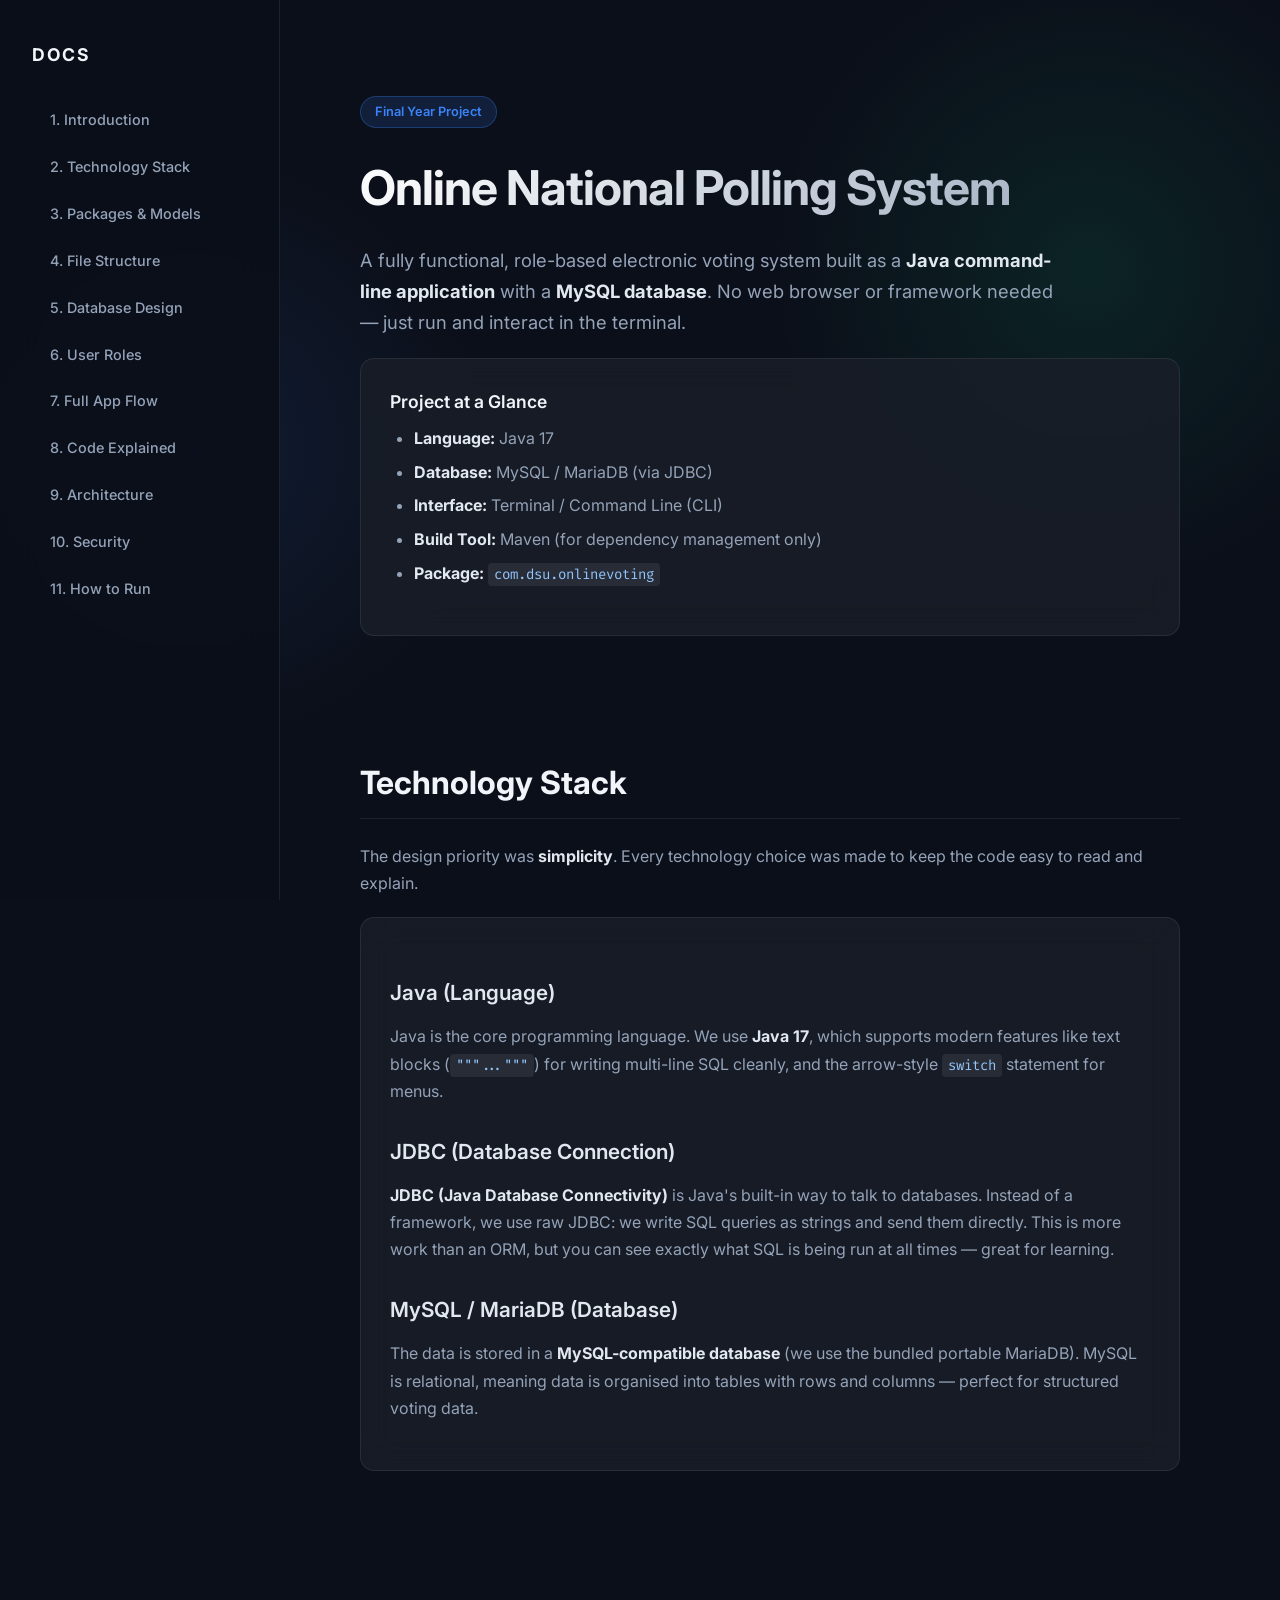
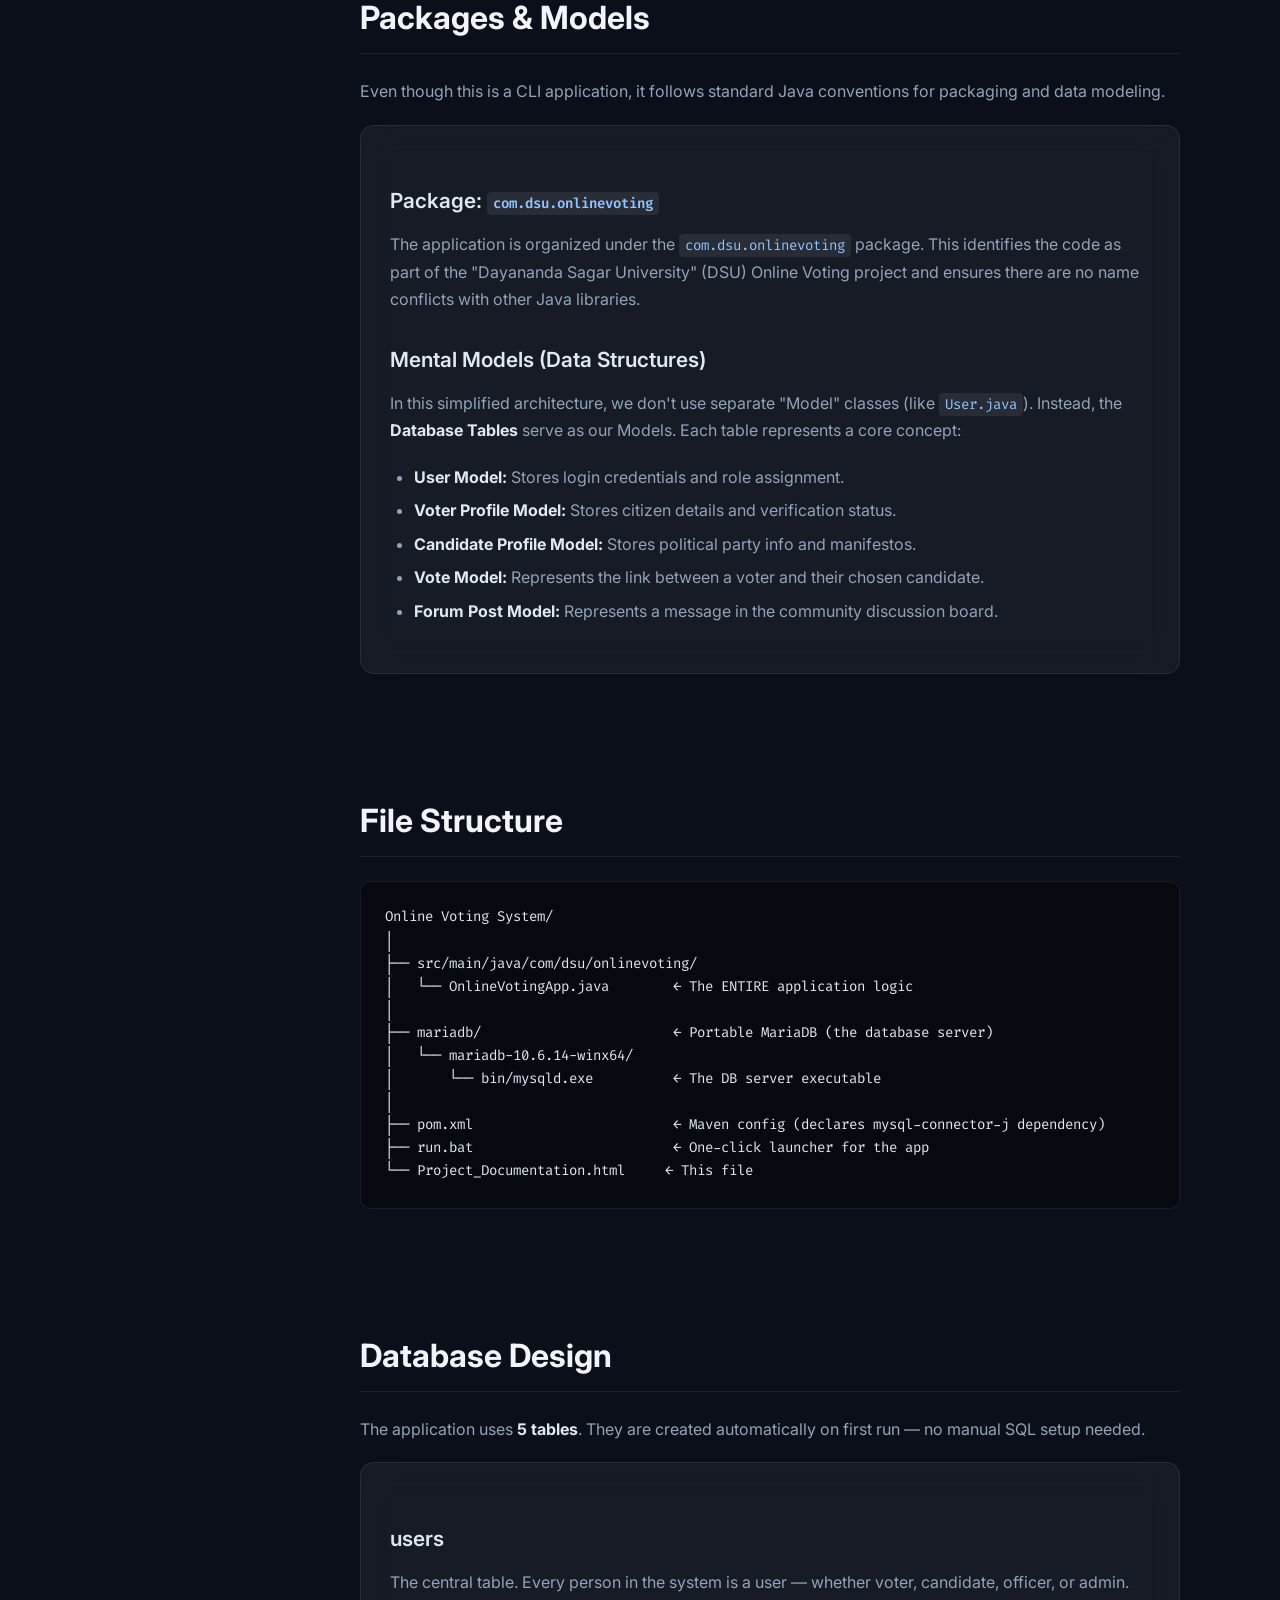
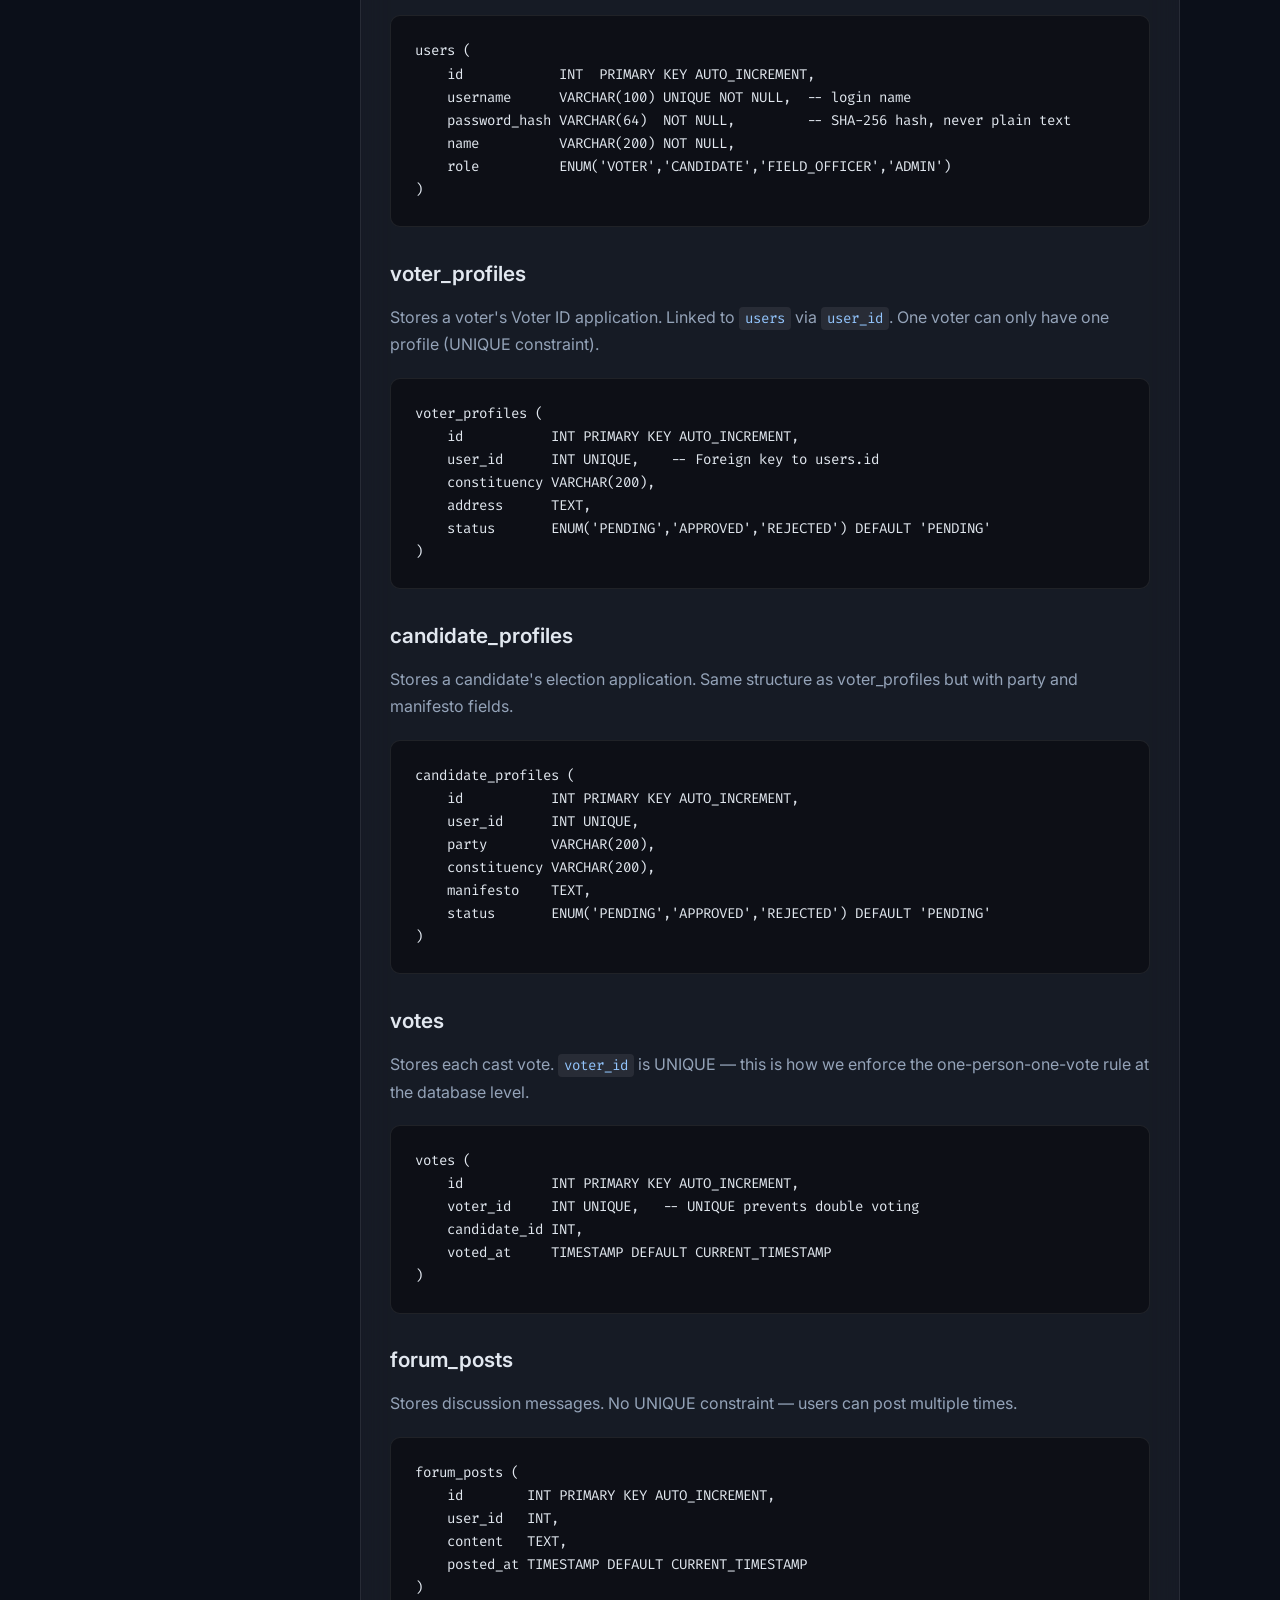
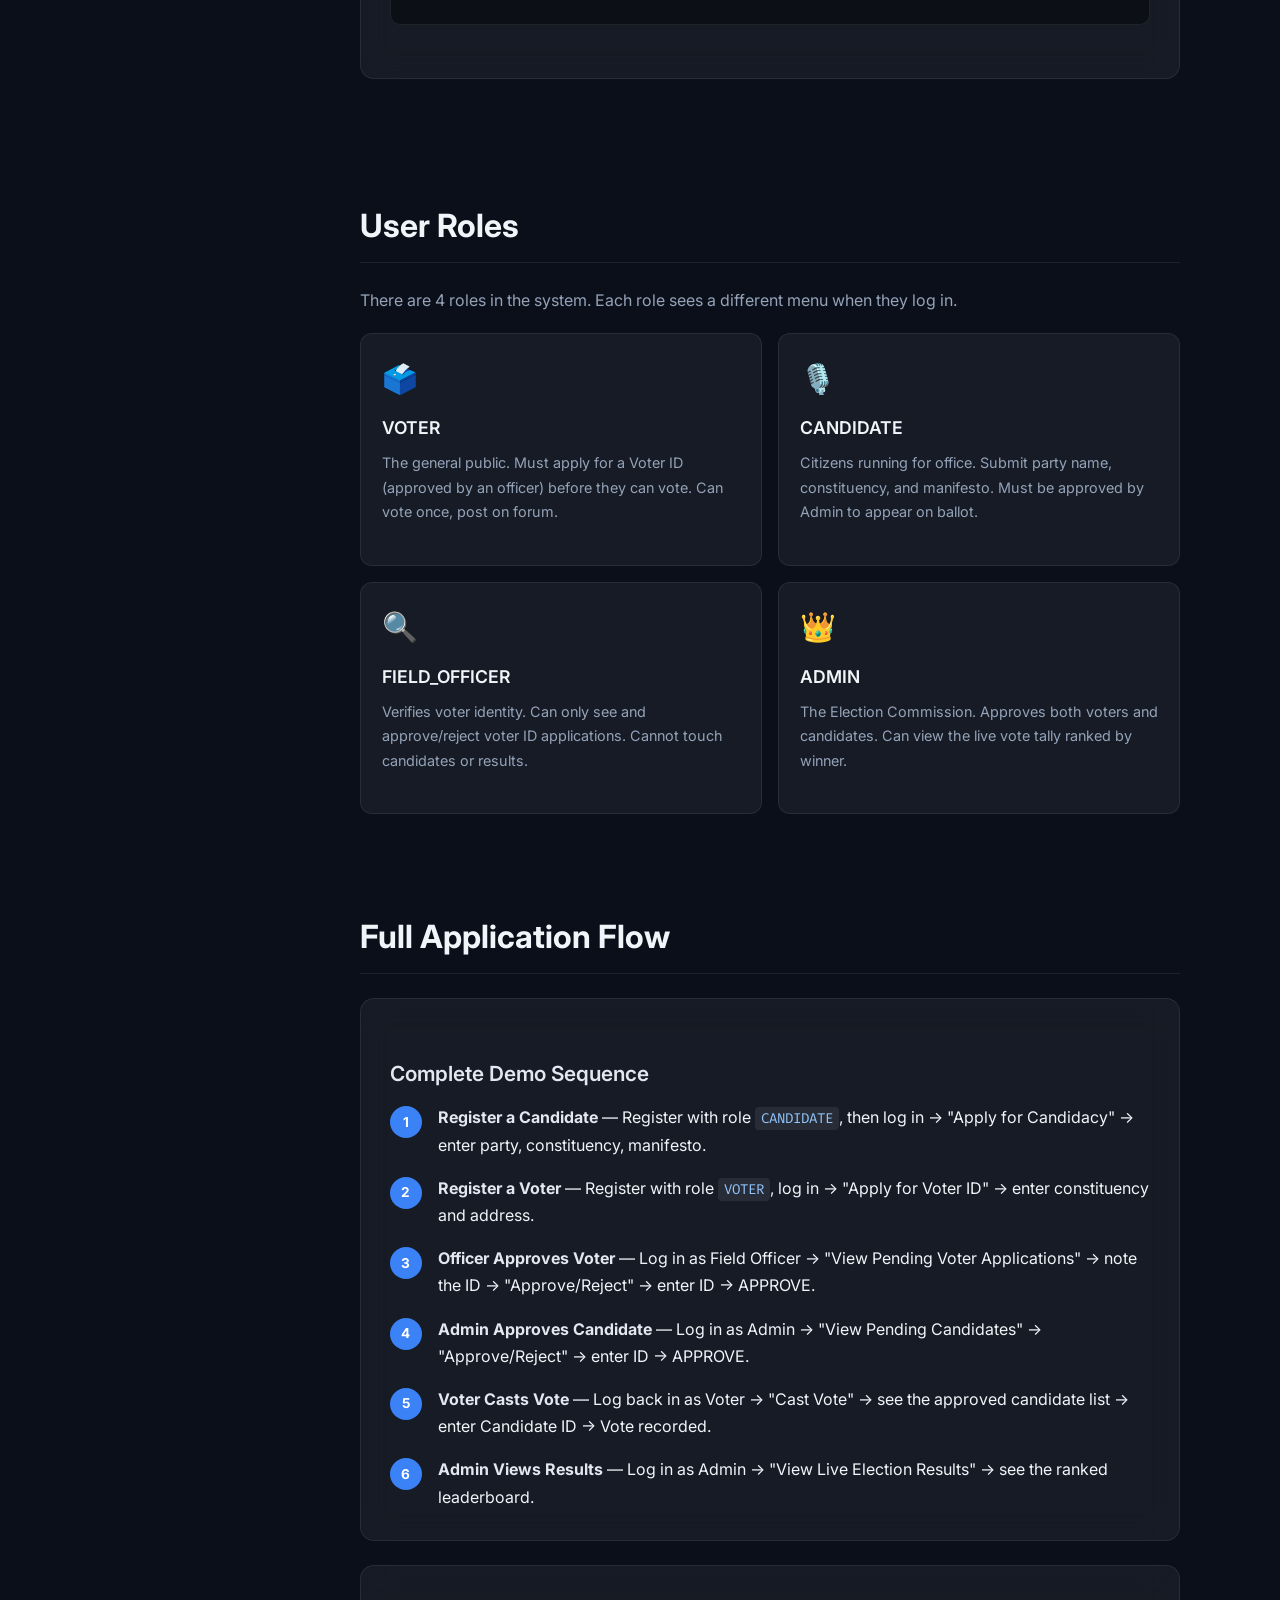
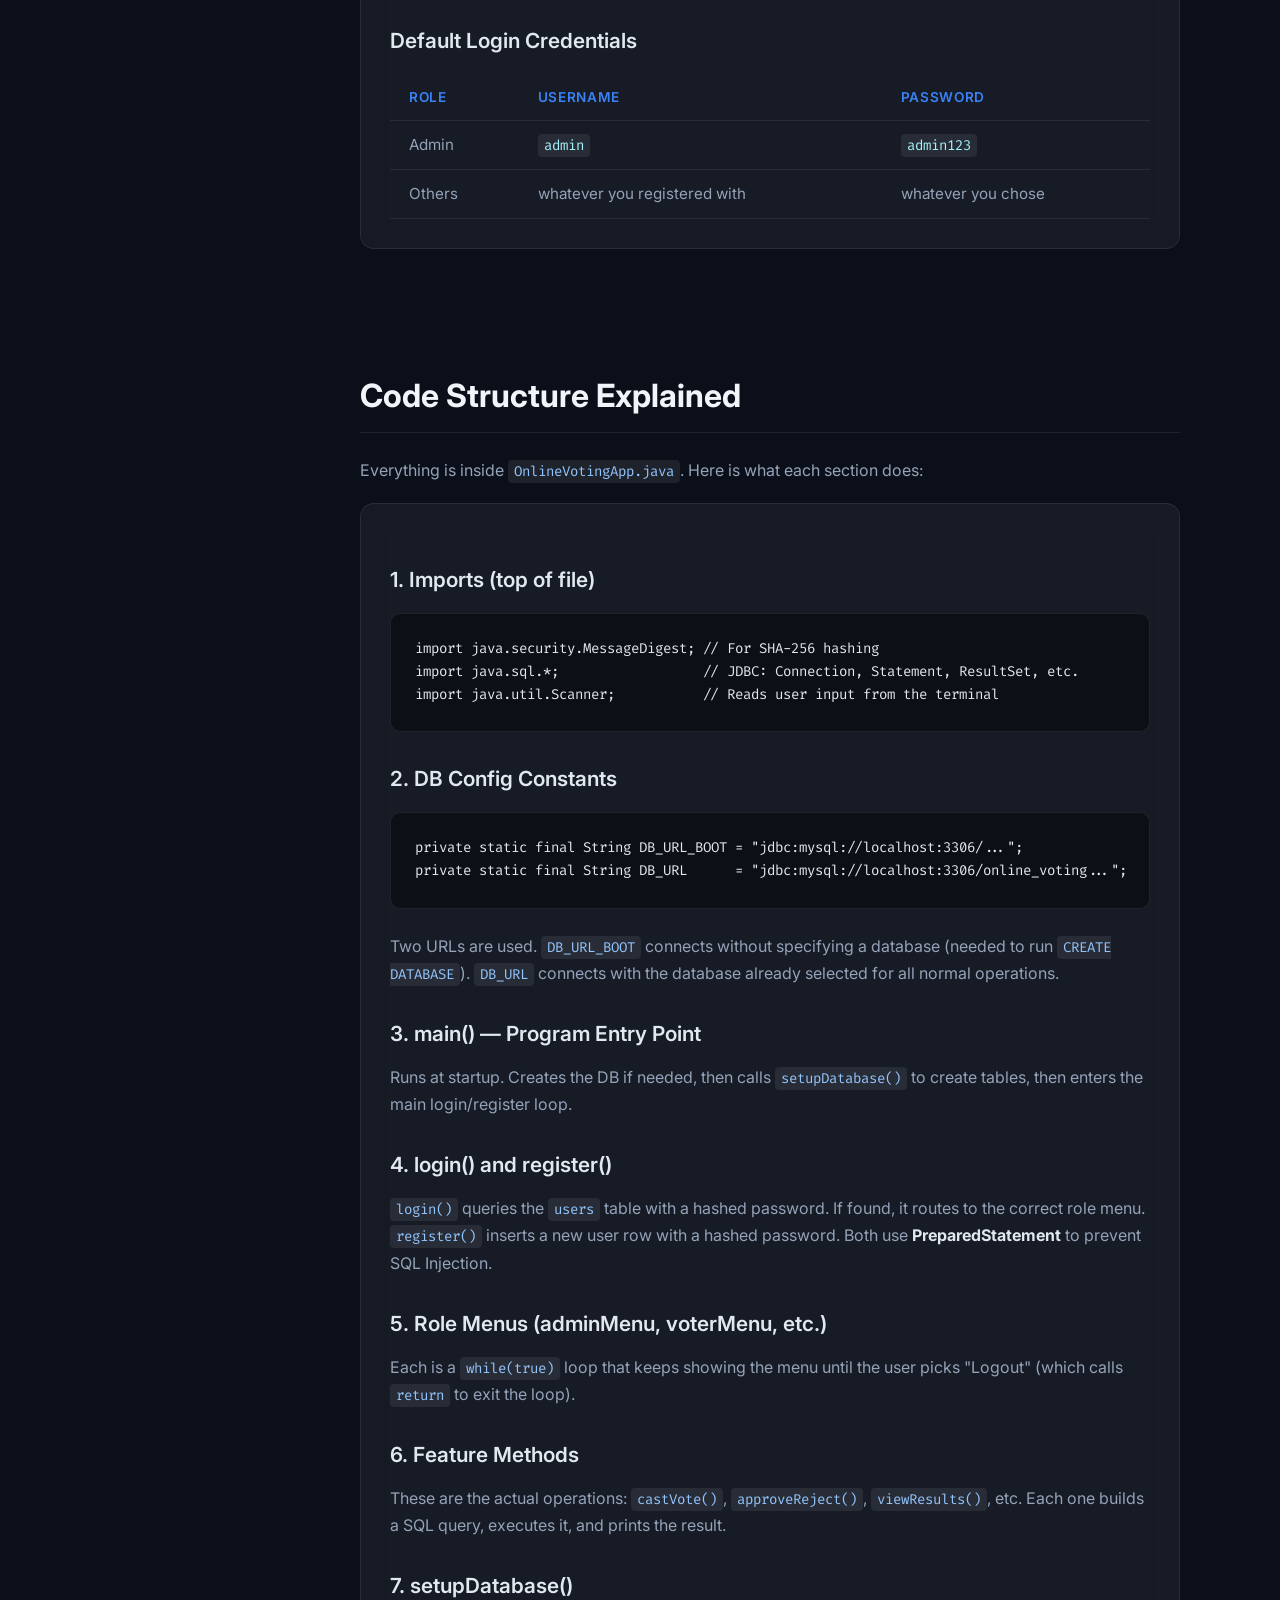
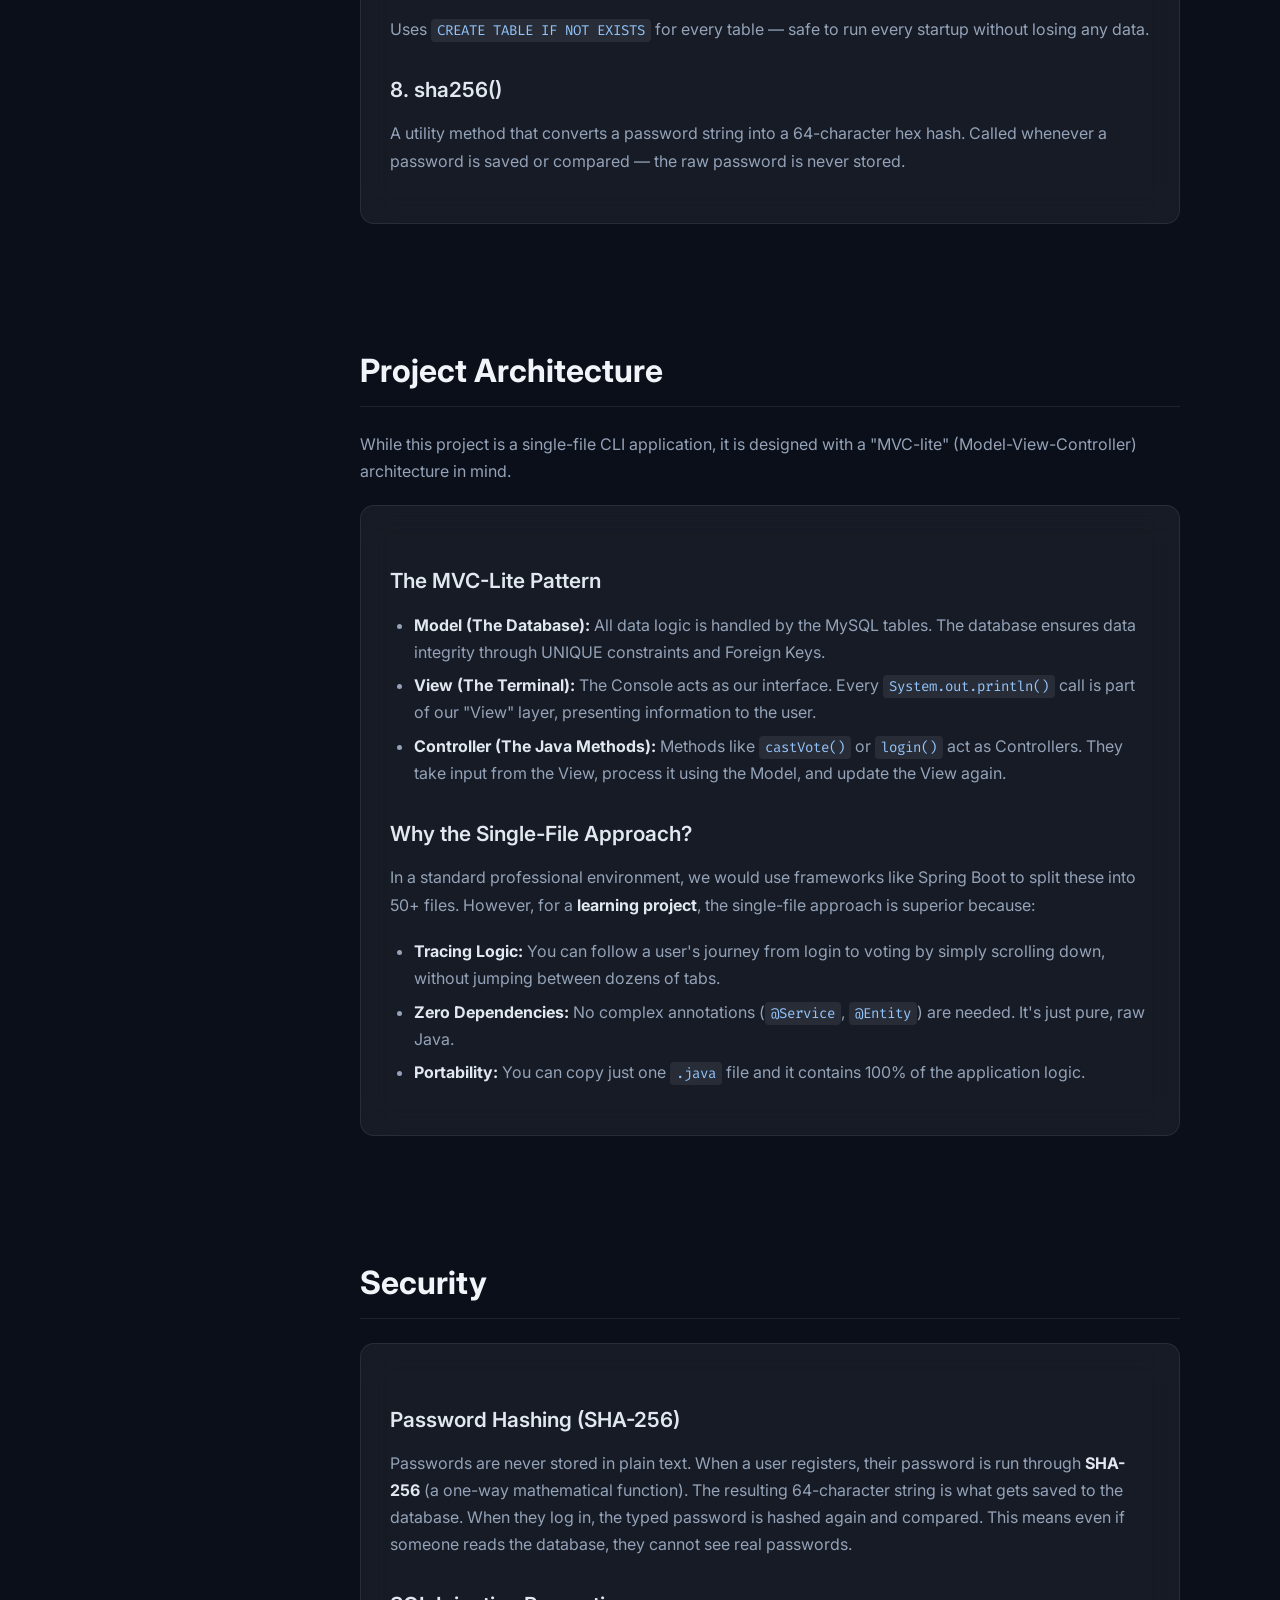
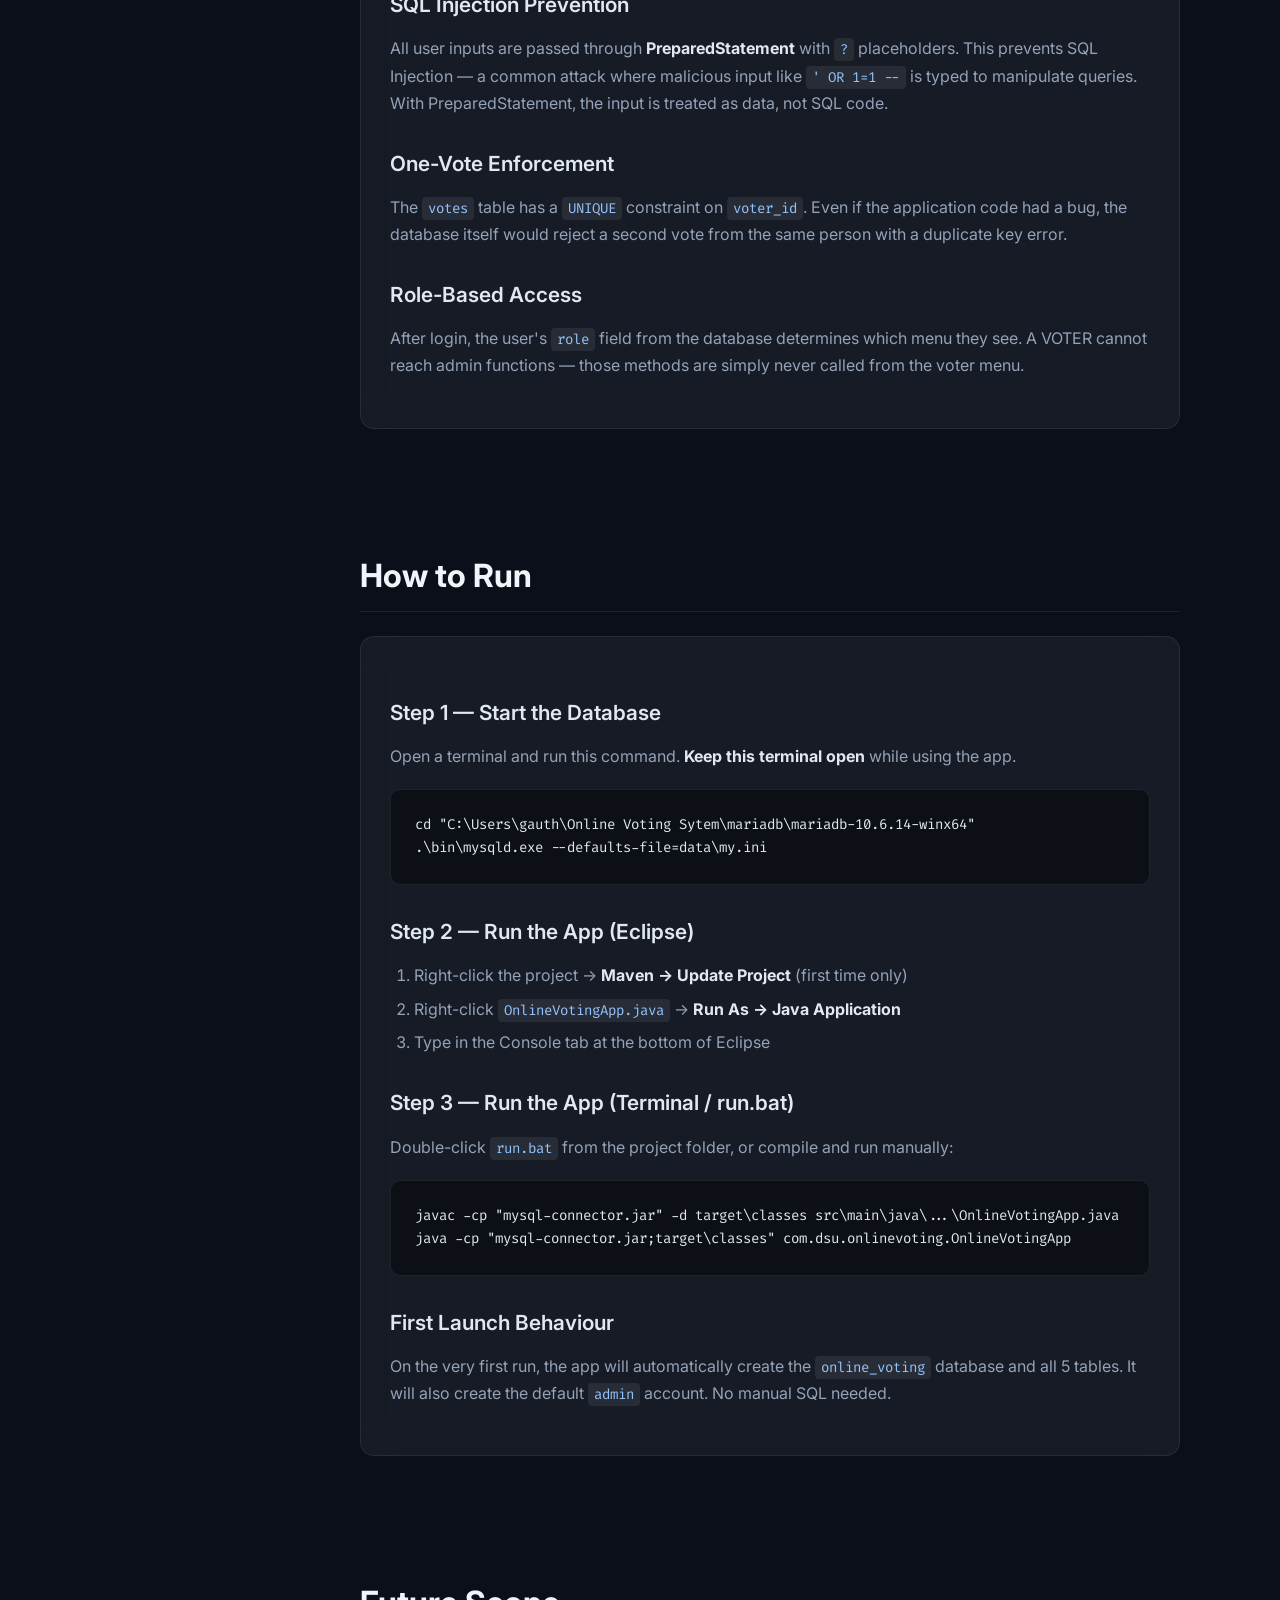
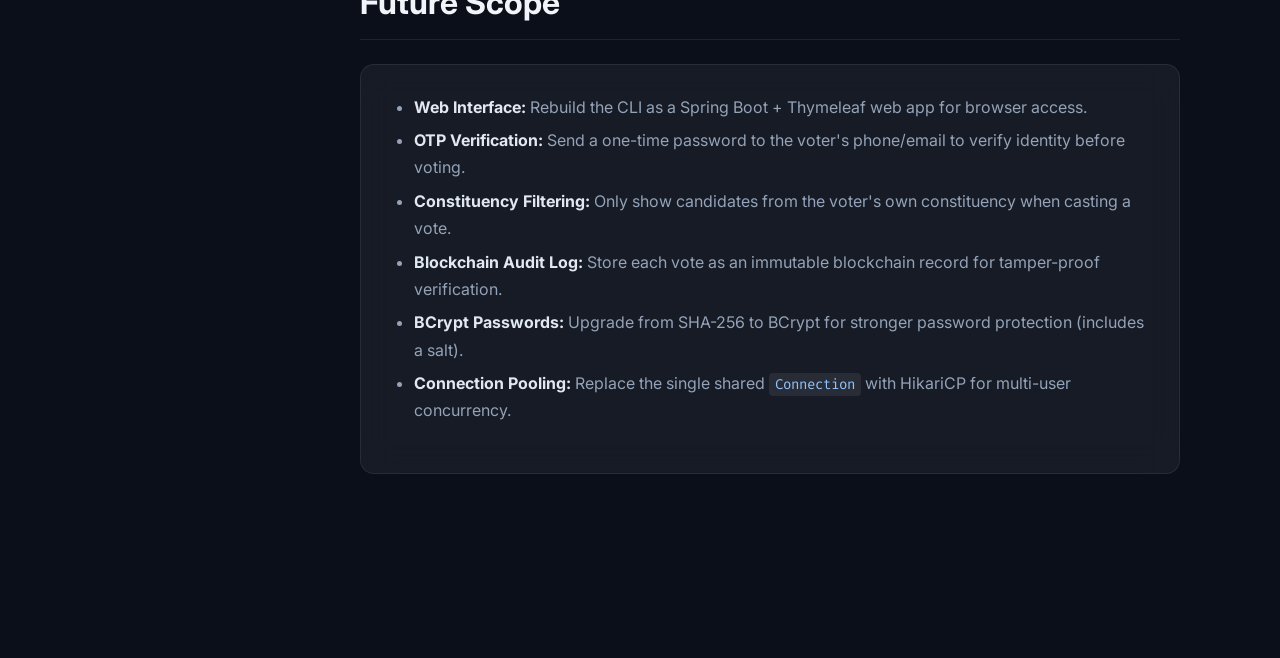
<file: Project_Documentation.html>
<!DOCTYPE html>
<html lang="en">
<head>
    <meta charset="UTF-8">
    <meta name="viewport" content="width=device-width, initial-scale=1.0">
    <title>Online Voting System - Project Documentation</title>
    <link href="https://fonts.googleapis.com/css2?family=Inter:wght@300;400;500;600;700&family=Fira+Code:wght@400;500&display=swap" rel="stylesheet">
    <style>
        :root {
            --bg-dark: #0b0f19;
            --bg-card: rgba(25, 30, 40, 0.8);
            --border: rgba(255,255,255,0.08);
            --text: #f1f5f9;
            --muted: #94a3b8;
            --blue: #3b82f6;
            --green: #10b981;
            --yellow: #f59e0b;
            --pink: #ec4899;
        }
        * { margin:0; padding:0; box-sizing:border-box; scroll-behavior:smooth; }
        body {
            font-family:'Inter',sans-serif; background:var(--bg-dark); color:var(--text);
            line-height:1.7; overflow-x:hidden;
            background-image: radial-gradient(circle at 15% 50%, rgba(59,130,246,0.12), transparent 25%),
                              radial-gradient(circle at 85% 30%, rgba(16,185,129,0.12), transparent 25%);
            background-attachment:fixed;
        }
        .wrapper { display:flex; max-width:1400px; margin:0 auto; }
        .sidebar {
            width:280px; height:100vh; position:sticky; top:0;
            padding:2.5rem 2rem; border-right:1px solid var(--border);
            background:rgba(11,15,25,0.9); backdrop-filter:blur(20px); z-index:100;
            overflow-y:auto;
        }
        .sidebar-brand { font-size:1.1rem; font-weight:700; margin-bottom:2rem; color:var(--text); text-transform:uppercase; letter-spacing:2px; }
        .sidebar-nav { display:flex; flex-direction:column; gap:0.6rem; }
        .sidebar-nav a {
            color:var(--muted); text-decoration:none; font-size:0.9rem; font-weight:500;
            padding:0.4rem 1rem; border-left:2px solid transparent; border-radius:0 4px 4px 0;
            transition:all 0.2s ease;
        }
        .sidebar-nav a:hover { color:var(--blue); border-left-color:var(--blue); background:rgba(59,130,246,0.05); }
        .main-content { flex:1; padding:4rem 5rem; max-width:980px; }
        h1 { font-size:3rem; font-weight:700; letter-spacing:-1px; background:linear-gradient(135deg,#fff,#94a3b8); -webkit-background-clip:text; -webkit-text-fill-color:transparent; margin-bottom:1rem; }
        h2 { font-size:2rem; font-weight:700; margin-top:4rem; padding-bottom:0.5rem; border-bottom:1px solid var(--border); margin-bottom:1.5rem; }
        h3 { font-size:1.3rem; font-weight:600; margin-top:1.8rem; margin-bottom:0.8rem; color:#e2e8f0; }
        h4 { font-size:1.1rem; font-weight:600; margin-bottom:0.5rem; }
        p { margin-bottom:1.2rem; font-size:1rem; color:var(--muted); }
        strong { color:#e2e8f0; }
        code { font-family:'Fira Code',monospace; background:rgba(255,255,255,0.08); padding:2px 6px; border-radius:4px; font-size:0.88rem; color:#93c5fd; }
        pre { background:rgba(0,0,0,0.4); border:1px solid var(--border); border-radius:10px; padding:1.5rem; overflow-x:auto; margin:1rem 0 1.5rem; }
        pre code { background:none; padding:0; color:#e2e8f0; font-size:0.88rem; line-height:1.6; }
        .card {
            background:var(--bg-card); border:1px solid var(--border);
            border-radius:14px; padding:1.8rem; margin-bottom:1.5rem;
            backdrop-filter:blur(16px);
        }
        .badge { display:inline-block; padding:4px 14px; border-radius:999px; font-size:0.8rem; font-weight:600; background:rgba(59,130,246,0.15); color:var(--blue); border:1px solid rgba(59,130,246,0.3); margin-bottom:1.2rem; }
        .badge-green { background:rgba(16,185,129,0.15); color:var(--green); border-color:rgba(16,185,129,0.3); }
        .role-grid { display:grid; grid-template-columns:1fr 1fr; gap:1rem; margin-top:1rem; }
        .role-card { background:var(--bg-card); border:1px solid var(--border); border-radius:12px; padding:1.3rem; }
        .role-icon { font-size:1.8rem; margin-bottom:0.6rem; }
        .flow-steps { display:flex; flex-direction:column; gap:1rem; }
        .flow-step { display:flex; gap:1rem; align-items:flex-start; }
        .step-num { min-width:32px; height:32px; border-radius:50%; display:flex; align-items:center; justify-content:center; font-weight:700; font-size:0.85rem; background:var(--blue); color:#fff; flex-shrink:0; margin-top:2px; }
        .table-creds { width:100%; border-collapse:collapse; margin-top:1rem; }
        .table-creds th, .table-creds td { padding:0.7rem 1.2rem; text-align:left; border-bottom:1px solid var(--border); font-size:0.95rem; }
        .table-creds th { color:var(--blue); font-weight:600; font-size:0.85rem; text-transform:uppercase; letter-spacing:0.05em; }
        .table-creds td { color:var(--muted); }
        .table-creds td code { color:#a5f3fc; }
        ul, ol { margin-left:1.5rem; color:var(--muted); margin-bottom:1.2rem; }
        li { margin-bottom:0.4rem; }
        section { padding-bottom:2rem; }
    </style>
</head>
<body>
<div class="wrapper">
    <aside class="sidebar">
        <div class="sidebar-brand">Docs</div>
        <nav class="sidebar-nav">
            <a href="#intro">1. Introduction</a>
            <a href="#tech">2. Technology Stack</a>
            <a href="#pkg-models">3. Packages & Models</a>
            <a href="#structure">4. File Structure</a>
            <a href="#database">5. Database Design</a>
            <a href="#roles">6. User Roles</a>
            <a href="#flow">7. Full App Flow</a>
            <a href="#code">8. Code Explained</a>
            <a href="#architecture">9. Architecture</a>
            <a href="#security">10. Security</a>
            <a href="#run">11. How to Run</a>
        </nav>
    </aside>

    <main class="main-content">

        <!-- INTRO -->
        <section id="intro" style="margin-top:2rem;">
            <span class="badge">Final Year Project</span>
            <h1>Online National Polling System</h1>
            <p style="font-size:1.15rem; max-width:700px;">A fully functional, role-based electronic voting system built as a <strong>Java command-line application</strong> with a <strong>MySQL database</strong>. No web browser or framework needed — just run and interact in the terminal.</p>

            <div class="card">
                <h4>Project at a Glance</h4>
                <ul>
                    <li><strong>Language:</strong> Java 17</li>
                    <li><strong>Database:</strong> MySQL / MariaDB (via JDBC)</li>
                    <li><strong>Interface:</strong> Terminal / Command Line (CLI)</li>
                    <li><strong>Build Tool:</strong> Maven (for dependency management only)</li>
                    <li><strong>Package:</strong> <code>com.dsu.onlinevoting</code></li>
                </ul>
            </div>
        </section>

        <!-- TECH STACK -->
        <section id="tech">
            <h2>Technology Stack</h2>
            <p>The design priority was <strong>simplicity</strong>. Every technology choice was made to keep the code easy to read and explain.</p>

            <div class="card">
                <h3>Java (Language)</h3>
                <p>Java is the core programming language. We use <strong>Java 17</strong>, which supports modern features like text blocks (<code>"""..."""</code>) for writing multi-line SQL cleanly, and the arrow-style <code>switch</code> statement for menus.</p>

                <h3>JDBC (Database Connection)</h3>
                <p><strong>JDBC (Java Database Connectivity)</strong> is Java's built-in way to talk to databases. Instead of a framework, we use raw JDBC: we write SQL queries as strings and send them directly. This is more work than an ORM, but you can see exactly what SQL is being run at all times — great for learning.</p>

                <h3>MySQL / MariaDB (Database)</h3>
                <p>The data is stored in a <strong>MySQL-compatible database</strong> (we use the bundled portable MariaDB). MySQL is relational, meaning data is organised into tables with rows and columns — perfect for structured voting data.</p>
            </div>
        </section>

        <!-- PACKAGES & MODELS -->
        <section id="pkg-models">
            <h2>Packages & Models</h2>
            <p>Even though this is a CLI application, it follows standard Java conventions for packaging and data modeling.</p>

            <div class="card">
                <h3>Package: <code>com.dsu.onlinevoting</code></h3>
                <p>The application is organized under the <code>com.dsu.onlinevoting</code> package. This identifies the code as part of the "Dayananda Sagar University" (DSU) Online Voting project and ensures there are no name conflicts with other Java libraries.</p>
                
                <h3>Mental Models (Data Structures)</h3>
                <p>In this simplified architecture, we don't use separate "Model" classes (like <code>User.java</code>). Instead, the <strong>Database Tables</strong> serve as our Models. Each table represents a core concept:</p>
                <ul>
                    <li><strong>User Model:</strong> Stores login credentials and role assignment.</li>
                    <li><strong>Voter Profile Model:</strong> Stores citizen details and verification status.</li>
                    <li><strong>Candidate Profile Model:</strong> Stores political party info and manifestos.</li>
                    <li><strong>Vote Model:</strong> Represents the link between a voter and their chosen candidate.</li>
                    <li><strong>Forum Post Model:</strong> Represents a message in the community discussion board.</li>
                </ul>
            </div>
        </section>

        <!-- FILE STRUCTURE -->
        <section id="structure">
            <h2>File Structure</h2>
            <pre><code>Online Voting System/
│
├── src/main/java/com/dsu/onlinevoting/
│   └── OnlineVotingApp.java        ← The ENTIRE application logic
│
├── mariadb/                        ← Portable MariaDB (the database server)
│   └── mariadb-10.6.14-winx64/
│       └── bin/mysqld.exe          ← The DB server executable
│
├── pom.xml                         ← Maven config (declares mysql-connector-j dependency)
├── run.bat                         ← One-click launcher for the app
└── Project_Documentation.html     ← This file</code></pre>
        </section>

        <!-- DATABASE -->
        <section id="database">
            <h2>Database Design</h2>
            <p>The application uses <strong>5 tables</strong>. They are created automatically on first run — no manual SQL setup needed.</p>

            <div class="card">
                <h3>users</h3>
                <p>The central table. Every person in the system is a user — whether voter, candidate, officer, or admin.</p>
                <pre><code>users (
    id            INT  PRIMARY KEY AUTO_INCREMENT,
    username      VARCHAR(100) UNIQUE NOT NULL,  -- login name
    password_hash VARCHAR(64)  NOT NULL,         -- SHA-256 hash, never plain text
    name          VARCHAR(200) NOT NULL,
    role          ENUM('VOTER','CANDIDATE','FIELD_OFFICER','ADMIN')
)</code></pre>

                <h3>voter_profiles</h3>
                <p>Stores a voter's Voter ID application. Linked to <code>users</code> via <code>user_id</code>. One voter can only have one profile (UNIQUE constraint).</p>
                <pre><code>voter_profiles (
    id           INT PRIMARY KEY AUTO_INCREMENT,
    user_id      INT UNIQUE,    -- Foreign key to users.id
    constituency VARCHAR(200),
    address      TEXT,
    status       ENUM('PENDING','APPROVED','REJECTED') DEFAULT 'PENDING'
)</code></pre>

                <h3>candidate_profiles</h3>
                <p>Stores a candidate's election application. Same structure as voter_profiles but with party and manifesto fields.</p>
                <pre><code>candidate_profiles (
    id           INT PRIMARY KEY AUTO_INCREMENT,
    user_id      INT UNIQUE,
    party        VARCHAR(200),
    constituency VARCHAR(200),
    manifesto    TEXT,
    status       ENUM('PENDING','APPROVED','REJECTED') DEFAULT 'PENDING'
)</code></pre>

                <h3>votes</h3>
                <p>Stores each cast vote. <code>voter_id</code> is UNIQUE — this is how we enforce the one-person-one-vote rule at the database level.</p>
                <pre><code>votes (
    id           INT PRIMARY KEY AUTO_INCREMENT,
    voter_id     INT UNIQUE,   -- UNIQUE prevents double voting
    candidate_id INT,
    voted_at     TIMESTAMP DEFAULT CURRENT_TIMESTAMP
)</code></pre>

                <h3>forum_posts</h3>
                <p>Stores discussion messages. No UNIQUE constraint — users can post multiple times.</p>
                <pre><code>forum_posts (
    id        INT PRIMARY KEY AUTO_INCREMENT,
    user_id   INT,
    content   TEXT,
    posted_at TIMESTAMP DEFAULT CURRENT_TIMESTAMP
)</code></pre>
            </div>
        </section>

        <!-- ROLES -->
        <section id="roles">
            <h2>User Roles</h2>
            <p>There are 4 roles in the system. Each role sees a different menu when they log in.</p>

            <div class="role-grid">
                <div class="role-card">
                    <div class="role-icon">🗳️</div>
                    <h4>VOTER</h4>
                    <p style="font-size:0.9rem;">The general public. Must apply for a Voter ID (approved by an officer) before they can vote. Can vote once, post on forum.</p>
                </div>
                <div class="role-card">
                    <div class="role-icon">🎙️</div>
                    <h4>CANDIDATE</h4>
                    <p style="font-size:0.9rem;">Citizens running for office. Submit party name, constituency, and manifesto. Must be approved by Admin to appear on ballot.</p>
                </div>
                <div class="role-card">
                    <div class="role-icon">🔍</div>
                    <h4>FIELD_OFFICER</h4>
                    <p style="font-size:0.9rem;">Verifies voter identity. Can only see and approve/reject voter ID applications. Cannot touch candidates or results.</p>
                </div>
                <div class="role-card">
                    <div class="role-icon">👑</div>
                    <h4>ADMIN</h4>
                    <p style="font-size:0.9rem;">The Election Commission. Approves both voters and candidates. Can view the live vote tally ranked by winner.</p>
                </div>
            </div>
        </section>

        <!-- FULL FLOW -->
        <section id="flow">
            <h2>Full Application Flow</h2>

            <div class="card">
                <h3>Complete Demo Sequence</h3>
                <div class="flow-steps">
                    <div class="flow-step"><div class="step-num">1</div><div><strong>Register a Candidate</strong> — Register with role <code>CANDIDATE</code>, then log in → "Apply for Candidacy" → enter party, constituency, manifesto.</div></div>
                    <div class="flow-step"><div class="step-num">2</div><div><strong>Register a Voter</strong> — Register with role <code>VOTER</code>, log in → "Apply for Voter ID" → enter constituency and address.</div></div>
                    <div class="flow-step"><div class="step-num">3</div><div><strong>Officer Approves Voter</strong> — Log in as Field Officer → "View Pending Voter Applications" → note the ID → "Approve/Reject" → enter ID → APPROVE.</div></div>
                    <div class="flow-step"><div class="step-num">4</div><div><strong>Admin Approves Candidate</strong> — Log in as Admin → "View Pending Candidates" → "Approve/Reject" → enter ID → APPROVE.</div></div>
                    <div class="flow-step"><div class="step-num">5</div><div><strong>Voter Casts Vote</strong> — Log back in as Voter → "Cast Vote" → see the approved candidate list → enter Candidate ID → Vote recorded.</div></div>
                    <div class="flow-step"><div class="step-num">6</div><div><strong>Admin Views Results</strong> — Log in as Admin → "View Live Election Results" → see the ranked leaderboard.</div></div>
                </div>
            </div>

            <div class="card" style="margin-top:1rem;">
                <h3>Default Login Credentials</h3>
                <table class="table-creds">
                    <tr><th>Role</th><th>Username</th><th>Password</th></tr>
                    <tr><td>Admin</td><td><code>admin</code></td><td><code>admin123</code></td></tr>
                    <tr><td>Others</td><td>whatever you registered with</td><td>whatever you chose</td></tr>
                </table>
            </div>
        </section>

        <!-- CODE EXPLAINED -->
        <section id="code">
            <h2>Code Structure Explained</h2>
            <p>Everything is inside <code>OnlineVotingApp.java</code>. Here is what each section does:</p>

            <div class="card">
                <h3>1. Imports (top of file)</h3>
                <pre><code>import java.security.MessageDigest; // For SHA-256 hashing
import java.sql.*;                  // JDBC: Connection, Statement, ResultSet, etc.
import java.util.Scanner;           // Reads user input from the terminal</code></pre>

                <h3>2. DB Config Constants</h3>
                <pre><code>private static final String DB_URL_BOOT = "jdbc:mysql://localhost:3306/...";
private static final String DB_URL      = "jdbc:mysql://localhost:3306/online_voting...";</code></pre>
                <p>Two URLs are used. <code>DB_URL_BOOT</code> connects without specifying a database (needed to run <code>CREATE DATABASE</code>). <code>DB_URL</code> connects with the database already selected for all normal operations.</p>

                <h3>3. main() — Program Entry Point</h3>
                <p>Runs at startup. Creates the DB if needed, then calls <code>setupDatabase()</code> to create tables, then enters the main login/register loop.</p>

                <h3>4. login() and register()</h3>
                <p><code>login()</code> queries the <code>users</code> table with a hashed password. If found, it routes to the correct role menu. <code>register()</code> inserts a new user row with a hashed password. Both use <strong>PreparedStatement</strong> to prevent SQL Injection.</p>

                <h3>5. Role Menus (adminMenu, voterMenu, etc.)</h3>
                <p>Each is a <code>while(true)</code> loop that keeps showing the menu until the user picks "Logout" (which calls <code>return</code> to exit the loop).</p>

                <h3>6. Feature Methods</h3>
                <p>These are the actual operations: <code>castVote()</code>, <code>approveReject()</code>, <code>viewResults()</code>, etc. Each one builds a SQL query, executes it, and prints the result.</p>

                <h3>7. setupDatabase()</h3>
                <p>Uses <code>CREATE TABLE IF NOT EXISTS</code> for every table — safe to run every startup without losing any data.</p>

                <h3>8. sha256()</h3>
                <p>A utility method that converts a password string into a 64-character hex hash. Called whenever a password is saved or compared — the raw password is never stored.</p>
            </div>
        </section>

        <!-- ARCHITECTURE -->
        <section id="architecture">
            <h2>Project Architecture</h2>
            <p>While this project is a single-file CLI application, it is designed with a "MVC-lite" (Model-View-Controller) architecture in mind.</p>

            <div class="card">
                <h3>The MVC-Lite Pattern</h3>
                <ul>
                    <li><strong>Model (The Database):</strong> All data logic is handled by the MySQL tables. The database ensures data integrity through UNIQUE constraints and Foreign Keys.</li>
                    <li><strong>View (The Terminal):</strong> The Console acts as our interface. Every <code>System.out.println()</code> call is part of our "View" layer, presenting information to the user.</li>
                    <li><strong>Controller (The Java Methods):</strong> Methods like <code>castVote()</code> or <code>login()</code> act as Controllers. They take input from the View, process it using the Model, and update the View again.</li>
                </ul>

                <h3>Why the Single-File Approach?</h3>
                <p>In a standard professional environment, we would use frameworks like Spring Boot to split these into 50+ files. However, for a <strong>learning project</strong>, the single-file approach is superior because:</p>
                <ul>
                    <li><strong>Tracing Logic:</strong> You can follow a user's journey from login to voting by simply scrolling down, without jumping between dozens of tabs.</li>
                    <li><strong>Zero Dependencies:</strong> No complex annotations (<code>@Service</code>, <code>@Entity</code>) are needed. It's just pure, raw Java.</li>
                    <li><strong>Portability:</strong> You can copy just one <code>.java</code> file and it contains 100% of the application logic.</li>
                </ul>
            </div>
        </section>

        <!-- SECURITY -->
        <section id="security">
            <h2>Security</h2>

            <div class="card">
                <h3>Password Hashing (SHA-256)</h3>
                <p>Passwords are never stored in plain text. When a user registers, their password is run through <strong>SHA-256</strong> (a one-way mathematical function). The resulting 64-character string is what gets saved to the database. When they log in, the typed password is hashed again and compared. This means even if someone reads the database, they cannot see real passwords.</p>

                <h3>SQL Injection Prevention</h3>
                <p>All user inputs are passed through <strong>PreparedStatement</strong> with <code>?</code> placeholders. This prevents SQL Injection — a common attack where malicious input like <code>' OR 1=1 --</code> is typed to manipulate queries. With PreparedStatement, the input is treated as data, not SQL code.</p>

                <h3>One-Vote Enforcement</h3>
                <p>The <code>votes</code> table has a <code>UNIQUE</code> constraint on <code>voter_id</code>. Even if the application code had a bug, the database itself would reject a second vote from the same person with a duplicate key error.</p>

                <h3>Role-Based Access</h3>
                <p>After login, the user's <code>role</code> field from the database determines which menu they see. A VOTER cannot reach admin functions — those methods are simply never called from the voter menu.</p>
            </div>
        </section>

        <!-- HOW TO RUN -->
        <section id="run">
            <h2>How to Run</h2>

            <div class="card">
                <h3>Step 1 — Start the Database</h3>
                <p>Open a terminal and run this command. <strong>Keep this terminal open</strong> while using the app.</p>
                <pre><code>cd "C:\Users\gauth\Online Voting Sytem\mariadb\mariadb-10.6.14-winx64"
.\bin\mysqld.exe --defaults-file=data\my.ini</code></pre>

                <h3>Step 2 — Run the App (Eclipse)</h3>
                <ol>
                    <li>Right-click the project → <strong>Maven → Update Project</strong> (first time only)</li>
                    <li>Right-click <code>OnlineVotingApp.java</code> → <strong>Run As → Java Application</strong></li>
                    <li>Type in the Console tab at the bottom of Eclipse</li>
                </ol>

                <h3>Step 3 — Run the App (Terminal / run.bat)</h3>
                <p>Double-click <code>run.bat</code> from the project folder, or compile and run manually:</p>
                <pre><code>javac -cp "mysql-connector.jar" -d target\classes src\main\java\...\OnlineVotingApp.java
java -cp "mysql-connector.jar;target\classes" com.dsu.onlinevoting.OnlineVotingApp</code></pre>

                <h3>First Launch Behaviour</h3>
                <p>On the very first run, the app will automatically create the <code>online_voting</code> database and all 5 tables. It will also create the default <code>admin</code> account. No manual SQL needed.</p>
            </div>
        </section>

        <!-- FUTURE SCOPE -->
        <section id="future" style="padding-bottom:8rem;">
            <h2>Future Scope</h2>

            <div class="card">
                <ul>
                    <li><strong>Web Interface:</strong> Rebuild the CLI as a Spring Boot + Thymeleaf web app for browser access.</li>
                    <li><strong>OTP Verification:</strong> Send a one-time password to the voter's phone/email to verify identity before voting.</li>
                    <li><strong>Constituency Filtering:</strong> Only show candidates from the voter's own constituency when casting a vote.</li>
                    <li><strong>Blockchain Audit Log:</strong> Store each vote as an immutable blockchain record for tamper-proof verification.</li>
                    <li><strong>BCrypt Passwords:</strong> Upgrade from SHA-256 to BCrypt for stronger password protection (includes a salt).</li>
                    <li><strong>Connection Pooling:</strong> Replace the single shared <code>Connection</code> with HikariCP for multi-user concurrency.</li>
                </ul>
            </div>
        </section>

    </main>
</div>
</body>
</html>
</file>
